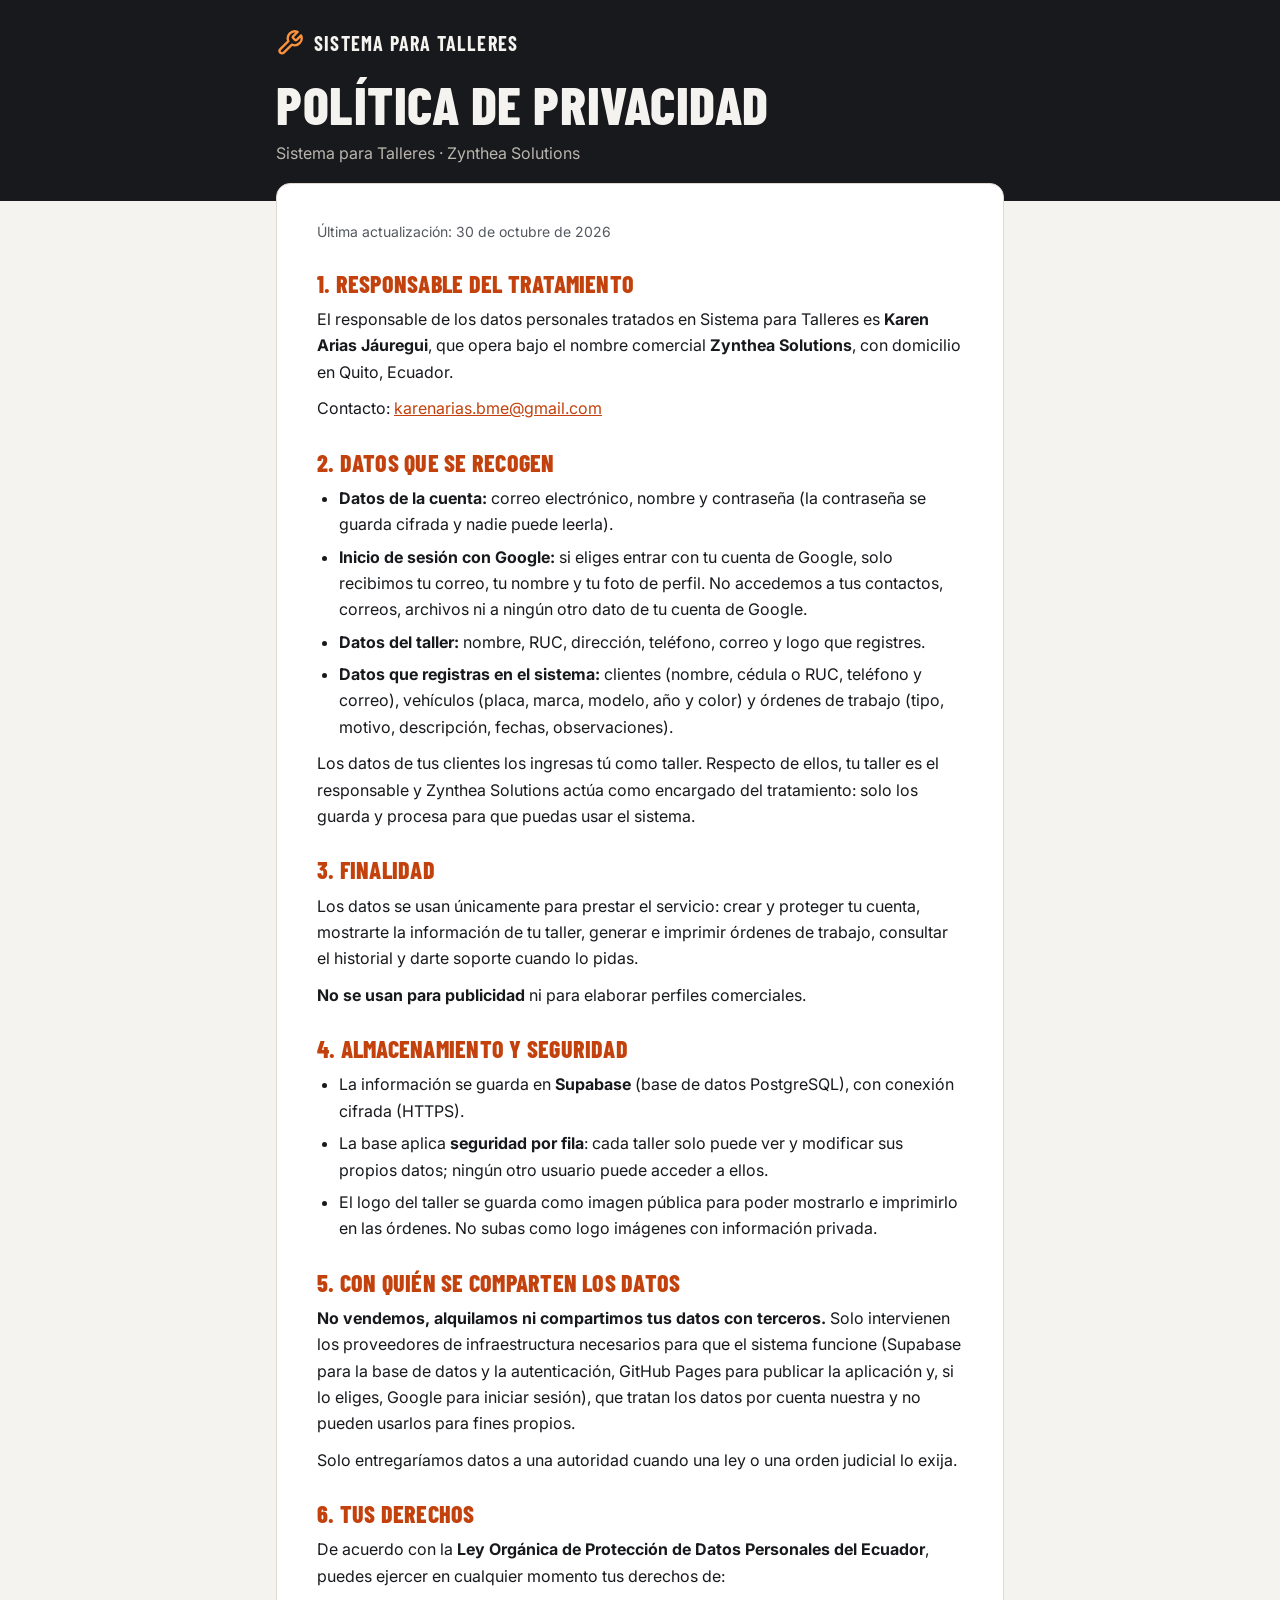
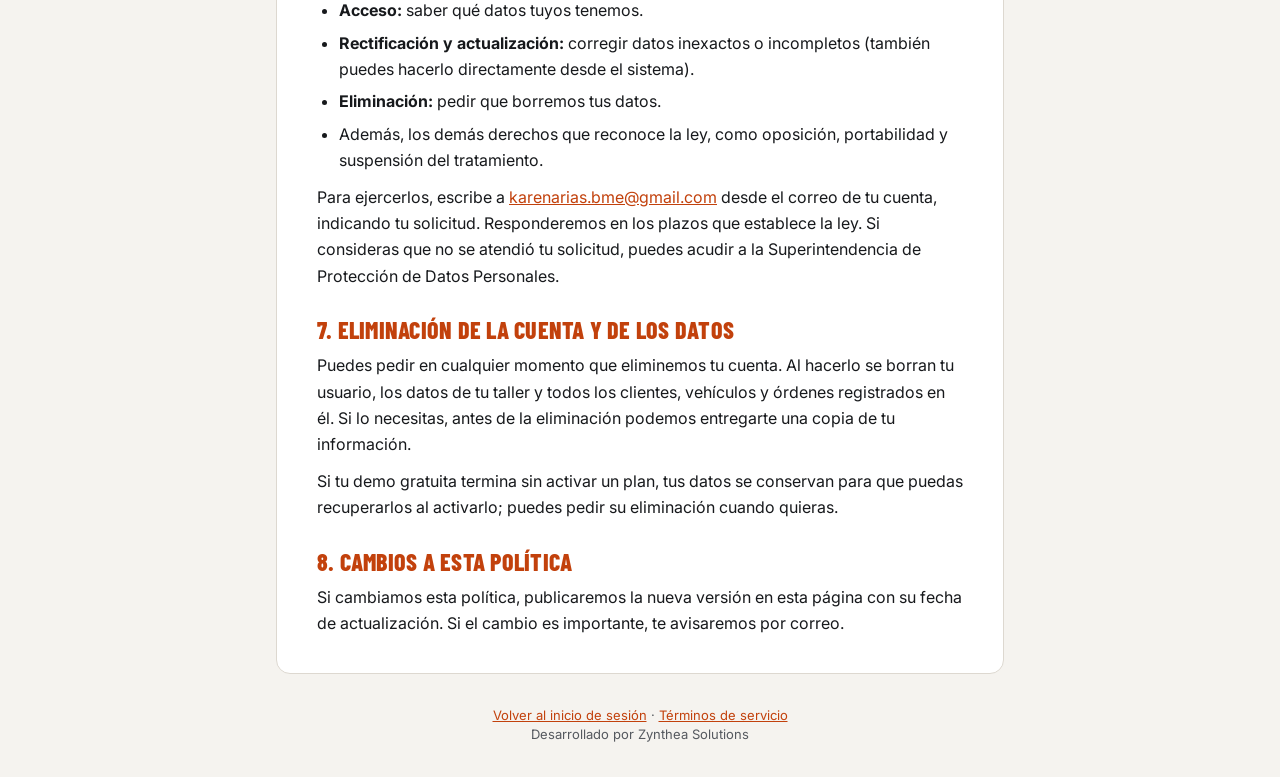
<file: privacidad.html>
<!doctype html>
<html lang="es">
<head>
<meta charset="utf-8">
<meta name="viewport" content="width=device-width, initial-scale=1">
<link rel="canonical" href="https://karenariasbme.github.io/zynthea-talleres/privacidad.html">
<link rel="icon" href="data:image/svg+xml,%3Csvg xmlns=%22http://www.w3.org/2000/svg%22 viewBox=%220 0 24 24%22%3E%3Crect width=%2224%22 height=%2224%22 rx=%225%22 fill=%22%2317191C%22/%3E%3Cpath transform=%22translate(2.4 2.4) scale(.8)%22 d=%22M14.7 6.3a1 1 0 0 0 0 1.4l1.6 1.6a1 1 0 0 0 1.4 0l3.8-3.8a6 6 0 0 1-7.9 7.9l-6.9 6.9a2.1 2.1 0 0 1-3-3l6.9-6.9a6 6 0 0 1 7.9-7.9z%22 fill=%22none%22 stroke=%22%23FB923C%22 stroke-width=%222.4%22 stroke-linecap=%22round%22 stroke-linejoin=%22round%22/%3E%3C/svg%3E">
<title>Política de privacidad · Sistema para Talleres</title>
<meta name="description" content="Política de privacidad de Sistema para Talleres · Zynthea Solutions: qué datos se recogen, para qué se usan, cómo se protegen y cómo ejercer tus derechos.">
<meta name="theme-color" content="#17191C">
<link rel="preconnect" href="https://fonts.googleapis.com">
<link rel="preconnect" href="https://fonts.gstatic.com" crossorigin>
<link rel="stylesheet" href="https://fonts.googleapis.com/css2?family=Barlow+Condensed:wght@700;800&family=Inter:wght@400;500;600;700&display=swap">
<link rel="stylesheet" href="css/styles.css">
</head>
<body>

<header class="legal-head">
  <div class="wrap-legal">
    <a class="brand" href="index.html">
      <svg class="brand-icon" viewBox="0 0 24 24" aria-hidden="true"><path d="M14.7 6.3a1 1 0 0 0 0 1.4l1.6 1.6a1 1 0 0 0 1.4 0l3.8-3.8a6 6 0 0 1-7.9 7.9l-6.9 6.9a2.1 2.1 0 0 1-3-3l6.9-6.9a6 6 0 0 1 7.9-7.9z"/></svg>
      <span>Sistema para Talleres</span>
    </a>
    <h1>Política de privacidad</h1>
    <p class="lead">Sistema para Talleres · Zynthea Solutions</p>
  </div>
</header>

<main class="wrap-legal">
  <article class="card legal">
    <p class="updated">Última actualización: 30 de octubre de 2026</p>

    <h2>1. Responsable del tratamiento</h2>
    <p>El responsable de los datos personales tratados en Sistema para Talleres es <b>Karen Arias Jáuregui</b>, que opera bajo el nombre comercial <b>Zynthea Solutions</b>, con domicilio en Quito, Ecuador.</p>
    <p>Contacto: <a href="mailto:karenarias.bme@gmail.com">karenarias.bme@gmail.com</a></p>

    <h2>2. Datos que se recogen</h2>
    <ul>
      <li><b>Datos de la cuenta:</b> correo electrónico, nombre y contraseña (la contraseña se guarda cifrada y nadie puede leerla).</li>
      <li><b>Inicio de sesión con Google:</b> si eliges entrar con tu cuenta de Google, solo recibimos tu correo, tu nombre y tu foto de perfil. No accedemos a tus contactos, correos, archivos ni a ningún otro dato de tu cuenta de Google.</li>
      <li><b>Datos del taller:</b> nombre, RUC, dirección, teléfono, correo y logo que registres.</li>
      <li><b>Datos que registras en el sistema:</b> clientes (nombre, cédula o RUC, teléfono y correo), vehículos (placa, marca, modelo, año y color) y órdenes de trabajo (tipo, motivo, descripción, fechas, observaciones).</li>
    </ul>
    <p>Los datos de tus clientes los ingresas tú como taller. Respecto de ellos, tu taller es el responsable y Zynthea Solutions actúa como encargado del tratamiento: solo los guarda y procesa para que puedas usar el sistema.</p>

    <h2>3. Finalidad</h2>
    <p>Los datos se usan únicamente para prestar el servicio: crear y proteger tu cuenta, mostrarte la información de tu taller, generar e imprimir órdenes de trabajo, consultar el historial y darte soporte cuando lo pidas.</p>
    <p><b>No se usan para publicidad</b> ni para elaborar perfiles comerciales.</p>

    <h2>4. Almacenamiento y seguridad</h2>
    <ul>
      <li>La información se guarda en <b>Supabase</b> (base de datos PostgreSQL), con conexión cifrada (HTTPS).</li>
      <li>La base aplica <b>seguridad por fila</b>: cada taller solo puede ver y modificar sus propios datos; ningún otro usuario puede acceder a ellos.</li>
      <li>El logo del taller se guarda como imagen pública para poder mostrarlo e imprimirlo en las órdenes. No subas como logo imágenes con información privada.</li>
    </ul>

    <h2>5. Con quién se comparten los datos</h2>
    <p><b>No vendemos, alquilamos ni compartimos tus datos con terceros.</b> Solo intervienen los proveedores de infraestructura necesarios para que el sistema funcione (Supabase para la base de datos y la autenticación, GitHub Pages para publicar la aplicación y, si lo eliges, Google para iniciar sesión), que tratan los datos por cuenta nuestra y no pueden usarlos para fines propios.</p>
    <p>Solo entregaríamos datos a una autoridad cuando una ley o una orden judicial lo exija.</p>

    <h2>6. Tus derechos</h2>
    <p>De acuerdo con la <b>Ley Orgánica de Protección de Datos Personales del Ecuador</b>, puedes ejercer en cualquier momento tus derechos de:</p>
    <ul>
      <li><b>Acceso:</b> saber qué datos tuyos tenemos.</li>
      <li><b>Rectificación y actualización:</b> corregir datos inexactos o incompletos (también puedes hacerlo directamente desde el sistema).</li>
      <li><b>Eliminación:</b> pedir que borremos tus datos.</li>
      <li>Además, los demás derechos que reconoce la ley, como oposición, portabilidad y suspensión del tratamiento.</li>
    </ul>
    <p>Para ejercerlos, escribe a <a href="mailto:karenarias.bme@gmail.com">karenarias.bme@gmail.com</a> desde el correo de tu cuenta, indicando tu solicitud. Responderemos en los plazos que establece la ley. Si consideras que no se atendió tu solicitud, puedes acudir a la Superintendencia de Protección de Datos Personales.</p>

    <h2>7. Eliminación de la cuenta y de los datos</h2>
    <p>Puedes pedir en cualquier momento que eliminemos tu cuenta. Al hacerlo se borran tu usuario, los datos de tu taller y todos los clientes, vehículos y órdenes registrados en él. Si lo necesitas, antes de la eliminación podemos entregarte una copia de tu información.</p>
    <p>Si tu demo gratuita termina sin activar un plan, tus datos se conservan para que puedas recuperarlos al activarlo; puedes pedir su eliminación cuando quieras.</p>

    <h2>8. Cambios a esta política</h2>
    <p>Si cambiamos esta política, publicaremos la nueva versión en esta página con su fecha de actualización. Si el cambio es importante, te avisaremos por correo.</p>
  </article>
</main>

<footer class="legal-foot">
  <a href="index.html">Volver al inicio de sesión</a> · <a href="terminos.html">Términos de servicio</a><br>
  Desarrollado por Zynthea Solutions
</footer>

</body>
</html>
</file>
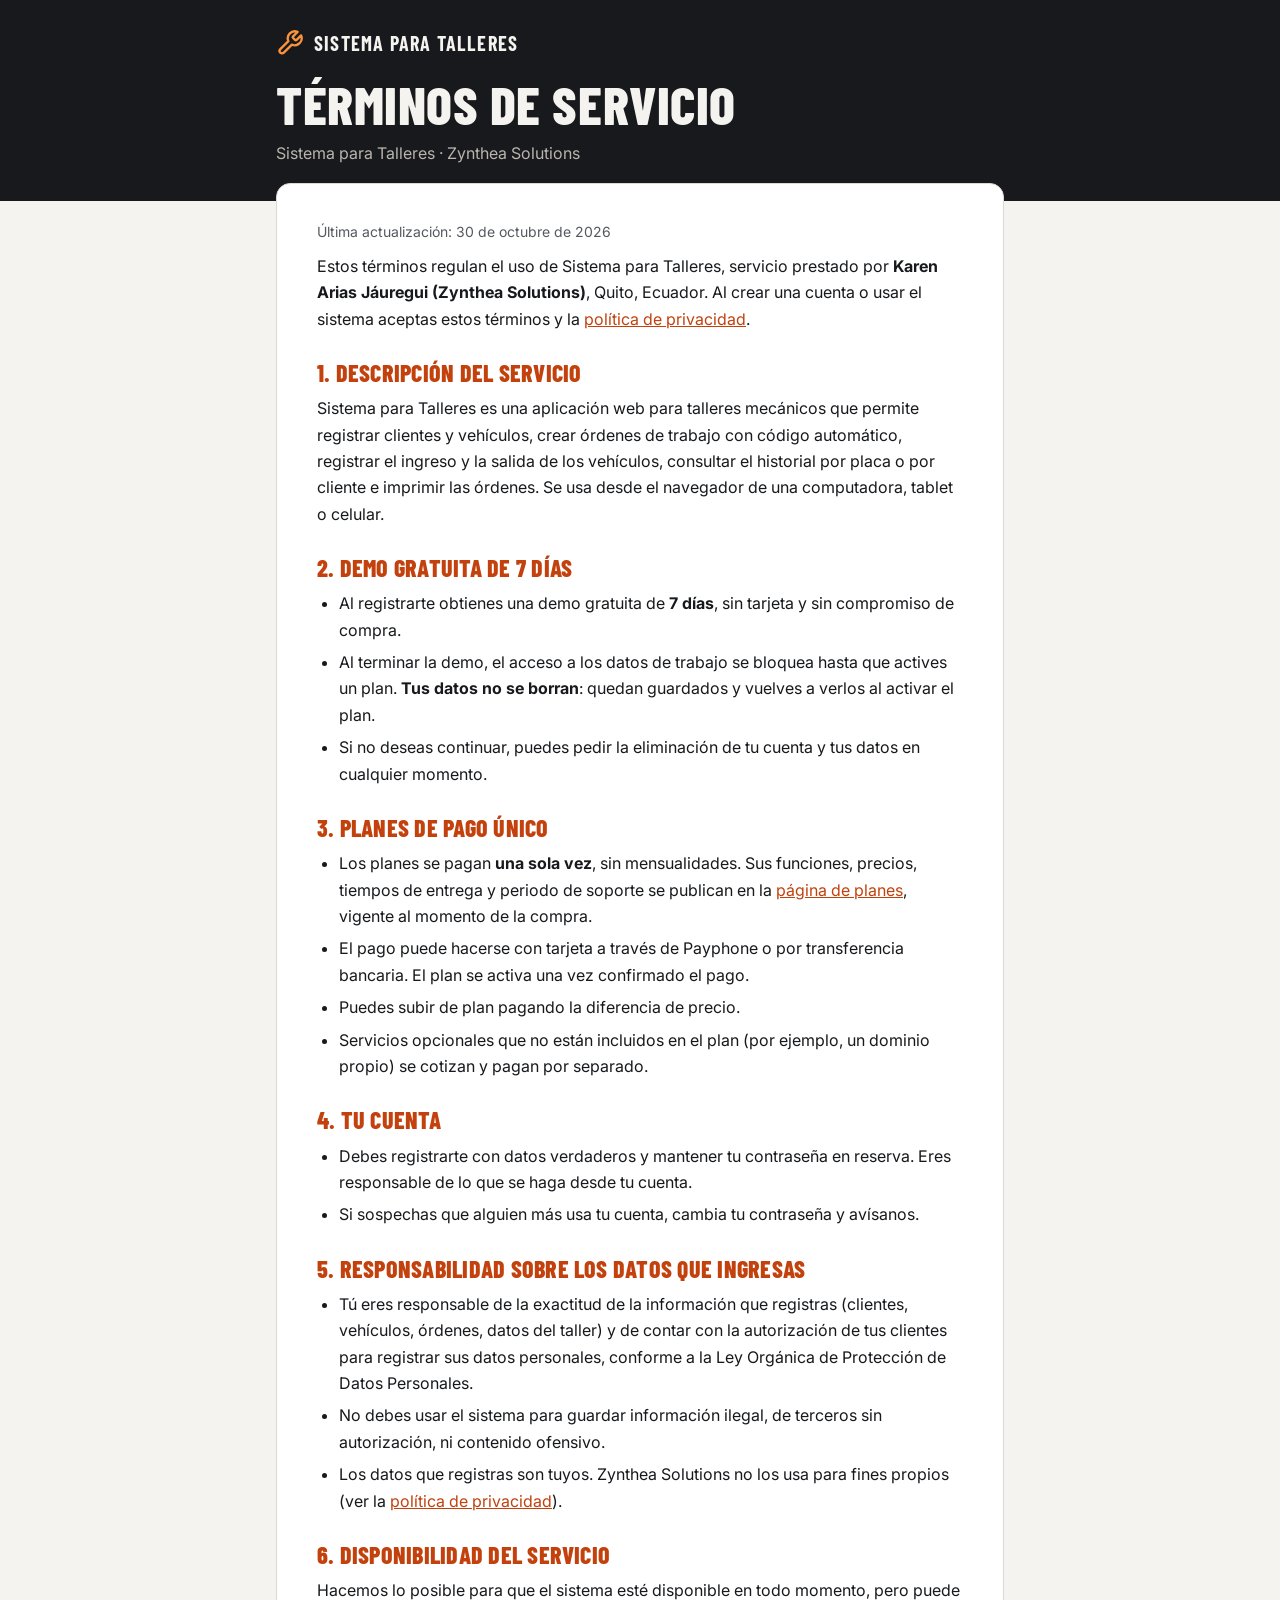
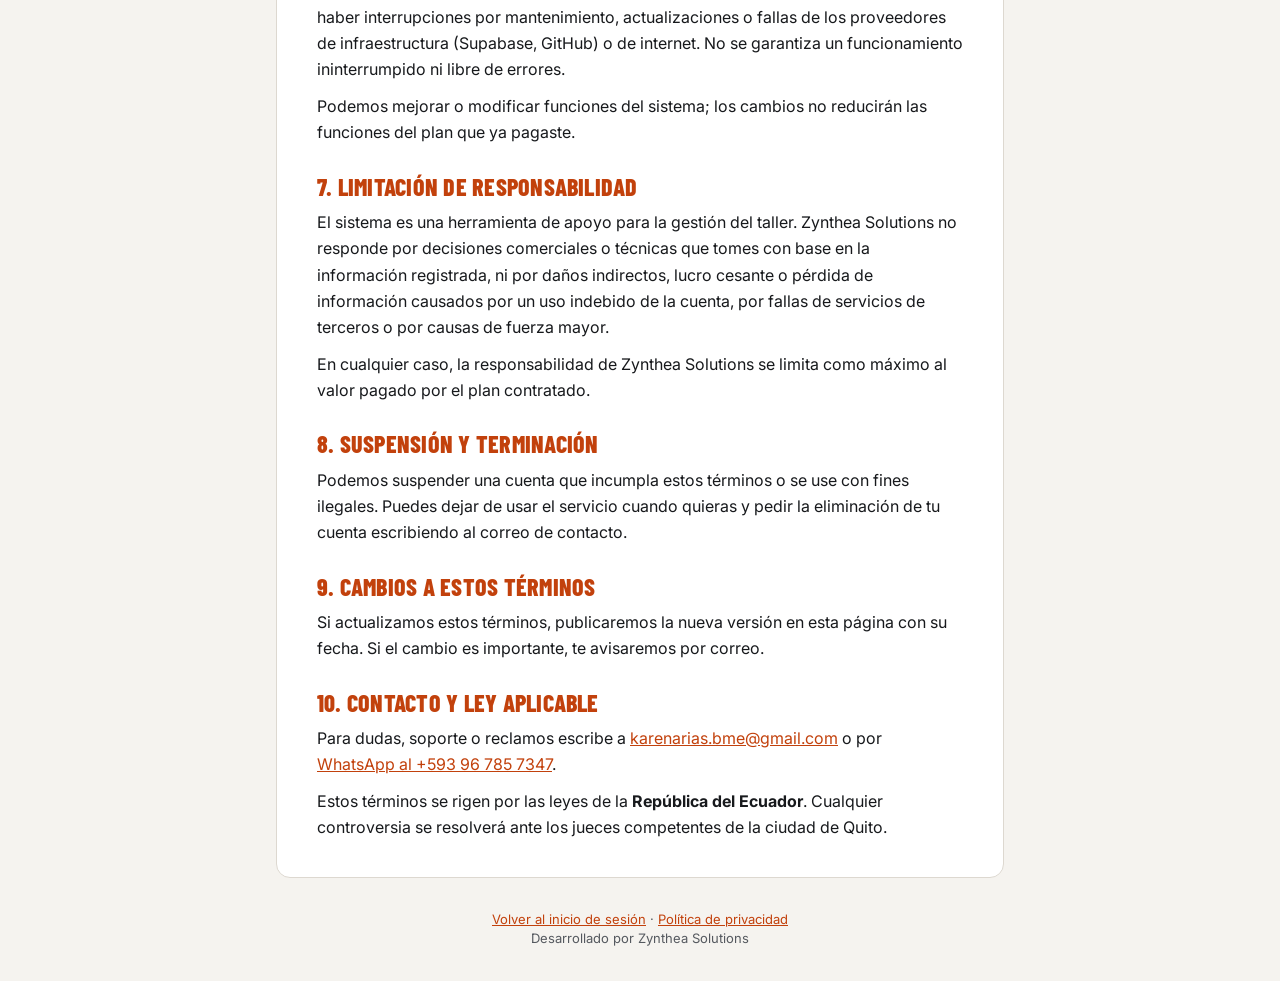
<file: terminos.html>
<!doctype html>
<html lang="es">
<head>
<meta charset="utf-8">
<meta name="viewport" content="width=device-width, initial-scale=1">
<link rel="canonical" href="https://karenariasbme.github.io/zynthea-talleres/terminos.html">
<link rel="icon" href="data:image/svg+xml,%3Csvg xmlns=%22http://www.w3.org/2000/svg%22 viewBox=%220 0 24 24%22%3E%3Crect width=%2224%22 height=%2224%22 rx=%225%22 fill=%22%2317191C%22/%3E%3Cpath transform=%22translate(2.4 2.4) scale(.8)%22 d=%22M14.7 6.3a1 1 0 0 0 0 1.4l1.6 1.6a1 1 0 0 0 1.4 0l3.8-3.8a6 6 0 0 1-7.9 7.9l-6.9 6.9a2.1 2.1 0 0 1-3-3l6.9-6.9a6 6 0 0 1 7.9-7.9z%22 fill=%22none%22 stroke=%22%23FB923C%22 stroke-width=%222.4%22 stroke-linecap=%22round%22 stroke-linejoin=%22round%22/%3E%3C/svg%3E">
<title>Términos de servicio · Sistema para Talleres</title>
<meta name="description" content="Términos de servicio de Sistema para Talleres · Zynthea Solutions: demo gratuita, planes de pago único, responsabilidades y ley aplicable.">
<meta name="theme-color" content="#17191C">
<link rel="preconnect" href="https://fonts.googleapis.com">
<link rel="preconnect" href="https://fonts.gstatic.com" crossorigin>
<link rel="stylesheet" href="https://fonts.googleapis.com/css2?family=Barlow+Condensed:wght@700;800&family=Inter:wght@400;500;600;700&display=swap">
<link rel="stylesheet" href="css/styles.css">
</head>
<body>

<header class="legal-head">
  <div class="wrap-legal">
    <a class="brand" href="index.html">
      <svg class="brand-icon" viewBox="0 0 24 24" aria-hidden="true"><path d="M14.7 6.3a1 1 0 0 0 0 1.4l1.6 1.6a1 1 0 0 0 1.4 0l3.8-3.8a6 6 0 0 1-7.9 7.9l-6.9 6.9a2.1 2.1 0 0 1-3-3l6.9-6.9a6 6 0 0 1 7.9-7.9z"/></svg>
      <span>Sistema para Talleres</span>
    </a>
    <h1>Términos de servicio</h1>
    <p class="lead">Sistema para Talleres · Zynthea Solutions</p>
  </div>
</header>

<main class="wrap-legal">
  <article class="card legal">
    <p class="updated">Última actualización: 30 de octubre de 2026</p>

    <p>Estos términos regulan el uso de Sistema para Talleres, servicio prestado por <b>Karen Arias Jáuregui (Zynthea Solutions)</b>, Quito, Ecuador. Al crear una cuenta o usar el sistema aceptas estos términos y la <a href="privacidad.html">política de privacidad</a>.</p>

    <h2>1. Descripción del servicio</h2>
    <p>Sistema para Talleres es una aplicación web para talleres mecánicos que permite registrar clientes y vehículos, crear órdenes de trabajo con código automático, registrar el ingreso y la salida de los vehículos, consultar el historial por placa o por cliente e imprimir las órdenes. Se usa desde el navegador de una computadora, tablet o celular.</p>

    <h2>2. Demo gratuita de 7 días</h2>
    <ul>
      <li>Al registrarte obtienes una demo gratuita de <b>7 días</b>, sin tarjeta y sin compromiso de compra.</li>
      <li>Al terminar la demo, el acceso a los datos de trabajo se bloquea hasta que actives un plan. <b>Tus datos no se borran</b>: quedan guardados y vuelves a verlos al activar el plan.</li>
      <li>Si no deseas continuar, puedes pedir la eliminación de tu cuenta y tus datos en cualquier momento.</li>
    </ul>

    <h2>3. Planes de pago único</h2>
    <ul>
      <li>Los planes se pagan <b>una sola vez</b>, sin mensualidades. Sus funciones, precios, tiempos de entrega y periodo de soporte se publican en la <a href="https://karenariasbme.github.io/KarenArias/talleres/#planes">página de planes</a>, vigente al momento de la compra.</li>
      <li>El pago puede hacerse con tarjeta a través de Payphone o por transferencia bancaria. El plan se activa una vez confirmado el pago.</li>
      <li>Puedes subir de plan pagando la diferencia de precio.</li>
      <li>Servicios opcionales que no están incluidos en el plan (por ejemplo, un dominio propio) se cotizan y pagan por separado.</li>
    </ul>

    <h2>4. Tu cuenta</h2>
    <ul>
      <li>Debes registrarte con datos verdaderos y mantener tu contraseña en reserva. Eres responsable de lo que se haga desde tu cuenta.</li>
      <li>Si sospechas que alguien más usa tu cuenta, cambia tu contraseña y avísanos.</li>
    </ul>

    <h2>5. Responsabilidad sobre los datos que ingresas</h2>
    <ul>
      <li>Tú eres responsable de la exactitud de la información que registras (clientes, vehículos, órdenes, datos del taller) y de contar con la autorización de tus clientes para registrar sus datos personales, conforme a la Ley Orgánica de Protección de Datos Personales.</li>
      <li>No debes usar el sistema para guardar información ilegal, de terceros sin autorización, ni contenido ofensivo.</li>
      <li>Los datos que registras son tuyos. Zynthea Solutions no los usa para fines propios (ver la <a href="privacidad.html">política de privacidad</a>).</li>
    </ul>

    <h2>6. Disponibilidad del servicio</h2>
    <p>Hacemos lo posible para que el sistema esté disponible en todo momento, pero puede haber interrupciones por mantenimiento, actualizaciones o fallas de los proveedores de infraestructura (Supabase, GitHub) o de internet. No se garantiza un funcionamiento ininterrumpido ni libre de errores.</p>
    <p>Podemos mejorar o modificar funciones del sistema; los cambios no reducirán las funciones del plan que ya pagaste.</p>

    <h2>7. Limitación de responsabilidad</h2>
    <p>El sistema es una herramienta de apoyo para la gestión del taller. Zynthea Solutions no responde por decisiones comerciales o técnicas que tomes con base en la información registrada, ni por daños indirectos, lucro cesante o pérdida de información causados por un uso indebido de la cuenta, por fallas de servicios de terceros o por causas de fuerza mayor.</p>
    <p>En cualquier caso, la responsabilidad de Zynthea Solutions se limita como máximo al valor pagado por el plan contratado.</p>

    <h2>8. Suspensión y terminación</h2>
    <p>Podemos suspender una cuenta que incumpla estos términos o se use con fines ilegales. Puedes dejar de usar el servicio cuando quieras y pedir la eliminación de tu cuenta escribiendo al correo de contacto.</p>

    <h2>9. Cambios a estos términos</h2>
    <p>Si actualizamos estos términos, publicaremos la nueva versión en esta página con su fecha. Si el cambio es importante, te avisaremos por correo.</p>

    <h2>10. Contacto y ley aplicable</h2>
    <p>Para dudas, soporte o reclamos escribe a <a href="mailto:karenarias.bme@gmail.com">karenarias.bme@gmail.com</a> o por <a href="https://wa.me/593967857347" target="_blank" rel="noopener">WhatsApp al +593 96 785 7347</a>.</p>
    <p>Estos términos se rigen por las leyes de la <b>República del Ecuador</b>. Cualquier controversia se resolverá ante los jueces competentes de la ciudad de Quito.</p>
  </article>
</main>

<footer class="legal-foot">
  <a href="index.html">Volver al inicio de sesión</a> · <a href="privacidad.html">Política de privacidad</a><br>
  Desarrollado por Zynthea Solutions
</footer>

</body>
</html>
</file>
<file: css/styles.css>
/* =====================================================================
   Sistema para Talleres — paleta "taller mecánico"
   Mobile-first. Grafito + naranja, contenido sobre fondo claro.
   ===================================================================== */
:root {
  --dark: #17191C;          /* fondo oscuro grafito */
  --surface: #23262B;       /* superficie oscura */
  --surface-line: #3A3E45;
  --bg: #F5F3EF;            /* fondo claro */
  --card: #FFFFFF;
  --line: #DDD8D0;

  --accent: #C2410C;        /* naranja: botones y acentos sobre claro */
  --accent-hover: #9A3412;
  --accent-light: #FB923C;  /* naranja claro: acentos sobre oscuro */
  --accent-soft: #FFF1E6;

  --ink: #17191C;           /* texto sobre claro */
  --ink-inv: #F5F3EF;       /* texto sobre oscuro */
  --muted: #55595F;         /* texto secundario sobre claro */
  --muted-inv: #B9B5AE;     /* texto secundario sobre oscuro */

  --ok: #15803D;            /* entregada */
  --danger: #B42318;

  --font-d: "Barlow Condensed", "Arial Narrow", sans-serif;
  --font-b: "Inter", system-ui, -apple-system, "Segoe UI", sans-serif;
  --font-m: ui-monospace, "SF Mono", Menlo, Consolas, monospace;
  --radius: 14px;
  --nav-h: 64px;
}

* { box-sizing: border-box; }
html { -webkit-text-size-adjust: 100%; }
body {
  margin: 0;
  background: var(--bg);
  color: var(--ink);
  font-family: var(--font-b);
  font-size: 16px;
  line-height: 1.5;
  -webkit-font-smoothing: antialiased;
}
a { color: var(--accent); }
a:hover { color: var(--accent-hover); }
h1, h2, h3 { font-family: var(--font-d); font-weight: 800; text-transform: uppercase; line-height: 1.05; margin: 0; letter-spacing: .01em; }
p { margin: 0; }
[hidden] { display: none !important; }
.sr-only { position: absolute; width: 1px; height: 1px; overflow: hidden; clip: rect(0 0 0 0); white-space: nowrap; }

/* ---------- Tarjetas ---------- */
.card { background: var(--card); color: var(--ink); border: 1px solid var(--line); border-radius: var(--radius); padding: 20px; }
.card h2 { font-size: 24px; }
.card h3 { font-size: 17px; font-weight: 700; color: var(--muted); letter-spacing: .06em; }
.muted, .note { color: var(--muted); font-size: 14px; }
.stack { display: flex; flex-direction: column; gap: 14px; }
.stack-lg { display: flex; flex-direction: column; gap: 18px; }
.stack > div:empty, .stack-lg > div:empty { display: none; } /* avisos vacíos no dejan hueco */
.row { display: flex; gap: 10px; align-items: stretch; }
.row .input { flex: 1; min-width: 0; }
.cols { display: grid; grid-template-columns: 1fr; gap: 14px; }
@media (min-width: 560px) { .cols { grid-template-columns: 1fr 1fr; } }

/* ---------- Formularios ---------- */
.field { display: flex; flex-direction: column; gap: 6px; }
.field-label { font-size: 14px; font-weight: 600; }
.field small { font-size: 13px; color: var(--muted); }
.input {
  width: 100%; min-height: 46px; padding: 10px 12px;
  border: 1.5px solid var(--line); border-radius: 10px;
  background: var(--card); color: var(--ink);
  font: inherit; font-size: 16px; /* evita el zoom automático en iPhone */
}
textarea.input { resize: vertical; min-height: 84px; }
.input:focus { outline: none; border-color: var(--accent); box-shadow: 0 0 0 3px rgba(194, 65, 12, .18); }
.plate-input { font-family: var(--font-m); text-transform: uppercase; letter-spacing: .08em; font-weight: 600; }

.segmented { display: flex; flex-wrap: wrap; gap: 8px; }
.segmented label {
  flex: 1 1 140px; display: flex; align-items: center; gap: 8px;
  min-height: 46px; padding: 10px 14px;
  border: 1.5px solid var(--line); border-radius: 10px;
  background: var(--card); cursor: pointer; font-weight: 600;
}
.segmented input { accent-color: var(--accent); width: 18px; height: 18px; margin: 0; }
.segmented label:has(input:checked) { border-color: var(--accent); background: var(--accent-soft); }

/* ---------- Botones ---------- */
.btn {
  display: inline-flex; align-items: center; justify-content: center; gap: 6px;
  min-height: 46px; padding: 10px 18px;
  border: 1.5px solid transparent; border-radius: 10px;
  font: 700 15px var(--font-b); text-decoration: none; cursor: pointer; white-space: nowrap;
  transition: background .15s, border-color .15s, transform .1s;
}
.btn:active { transform: translateY(1px); }
.btn:disabled, .btn.disabled { opacity: .6; cursor: wait; pointer-events: none; }
.btn.primary { background: var(--accent); color: #fff; }
.btn.primary:hover { background: var(--accent-hover); color: #fff; }
.btn.light { background: var(--accent-light); color: var(--dark); }
.btn.light:hover { background: #FDBA74; color: var(--dark); }
.btn.ghost { background: var(--card); border-color: var(--line); color: var(--ink); }
.btn.ghost:hover { border-color: var(--muted); color: var(--ink); }
.btn.ghost-dark { background: transparent; border-color: var(--surface-line); color: var(--ink-inv); }
.btn.ghost-dark:hover { border-color: var(--muted-inv); color: var(--ink-inv); }
.btn.danger { background: var(--card); border-color: #F1C6C1; color: var(--danger); }
.btn.danger:hover { background: #FDECEA; color: var(--danger); }
.btn.whatsapp { background: #25D366; color: #06331A; }
.btn.small { min-height: 38px; padding: 6px 12px; font-size: 14px; }
.btn.block { width: 100%; }
.link { background: none; border: 0; padding: 6px 0; color: var(--accent); font: 600 14px var(--font-b); text-decoration: underline; cursor: pointer; align-self: center; }
.link.light { color: var(--accent-light); }
.switch-mode { text-align: center; border-top: 1px solid var(--line); padding-top: 12px; }
.switch-mode .link { padding: 0; }
.actions { display: flex; flex-wrap: wrap; gap: 10px; }

/* ---------- Mensajes ---------- */
.msg { font-size: 14px; padding: 10px 12px; border-radius: 8px; }
.msg.error { background: #FDECEA; color: #7A1A12; }
.msg.ok { background: #E7F6EC; color: #14532D; }
.msg.warn { background: var(--accent-soft); color: #7C2D12; }
.msg a { font-weight: 700; }
.toast {
  position: fixed; left: 50%; bottom: calc(var(--nav-h) + 16px); z-index: 100;
  transform: translate(-50%, 20px); opacity: 0; pointer-events: none; max-width: calc(100% - 32px);
  background: var(--dark); color: var(--ink-inv); padding: 12px 18px; border-radius: 10px; font-size: 15px;
  box-shadow: 0 8px 24px rgba(0, 0, 0, .3); transition: opacity .2s, transform .2s;
}
.toast.show { opacity: 1; transform: translate(-50%, 0); }
.toast.error { background: #7A1A12; }

/* ---------- Estados ---------- */
.state { display: flex; flex-direction: column; align-items: center; gap: 12px; text-align: center; padding: 32px 16px; color: var(--muted); }
.state.empty { border: 1.5px dashed var(--line); border-radius: var(--radius); }
.state.error { color: #7A1A12; border: 1.5px solid #F1C6C1; border-radius: var(--radius); background: #FDECEA; }
.spinner { width: 26px; height: 26px; border-radius: 50%; border: 3px solid var(--line); border-top-color: var(--accent); animation: spin .8s linear infinite; }
@keyframes spin { to { transform: rotate(360deg); } }
.splash { min-height: 100vh; display: flex; flex-direction: column; align-items: center; justify-content: center; gap: 14px; padding: 24px; text-align: center; color: var(--muted); }

/* ---------- Login / registro ---------- */
.auth-page { background: var(--dark); color: var(--ink-inv); }
.auth { max-width: 440px; margin: 0 auto; padding: 32px 16px 40px; display: flex; flex-direction: column; gap: 14px; }
.brand { display: flex; align-items: center; gap: 10px; font-family: var(--font-d); font-weight: 700; font-size: 20px; text-transform: uppercase; letter-spacing: .06em; }
.brand-icon { width: 28px; height: 28px; fill: none; stroke: var(--accent-light); stroke-width: 2; stroke-linecap: round; stroke-linejoin: round; }
.auth h1 { font-size: clamp(38px, 11vw, 52px); margin-top: 14px; }
.auth .lead { color: var(--muted-inv); font-size: 17px; }
.auth-card { margin-top: 10px; display: flex; flex-direction: column; gap: 16px; border: 0; }
.auth-card h2 { font-size: 26px; }
.tabs { display: grid; grid-template-columns: 1fr 1fr; gap: 4px; padding: 4px; background: #EEEAE3; border-radius: 10px; }
.tabs button { min-height: 44px; border: 0; border-radius: 8px; background: transparent; font: 600 14px var(--font-b); color: var(--muted); cursor: pointer; }
.tabs button[aria-selected="true"] { background: var(--card); color: var(--accent); box-shadow: 0 1px 4px rgba(0, 0, 0, .12); }
/* Botón de Google según sus guías de marca: fondo blanco, borde gris, texto oscuro, logo "G" a color */
.btn-google {
  display: flex; align-items: center; justify-content: center; gap: 12px; width: 100%;
  min-height: 46px; padding: 10px 16px; border: 1px solid #747775; border-radius: 10px;
  background: #FFFFFF; color: #1F1F1F; font: 600 15px var(--font-b); cursor: pointer;
}
.btn-google svg { width: 20px; height: 20px; flex-shrink: 0; }
.btn-google:hover { background: #F8F9FA; }
.btn-google:focus-visible { outline: 3px solid rgba(194, 65, 12, .35); outline-offset: 2px; }
.btn-google:disabled { opacity: .6; cursor: wait; }
.divider { display: flex; align-items: center; gap: 12px; color: var(--muted); font-size: 14px; }
.divider::before, .divider::after { content: ""; flex: 1; height: 1px; background: var(--line); }
.auth-foot { text-align: center; font-size: 14px; color: var(--muted-inv); }
.auth-foot a { color: var(--accent-light); }
.foot-credit { text-align: center; font-size: 12px; color: var(--muted-inv); opacity: .8; }

/* ---------- Logo del taller ---------- */
.logo { display: inline-flex; align-items: center; justify-content: center; flex-shrink: 0; }
img.logo { object-fit: contain; background: #fff; border-radius: 8px; }
.logo.initials {
  border-radius: 50%; background: var(--accent); color: #fff;
  font-family: var(--font-d); font-weight: 800; letter-spacing: .02em;
  -webkit-print-color-adjust: exact; print-color-adjust: exact;
}
.logo.sm { width: 36px; height: 36px; font-size: 16px; }
.logo.lg { width: 96px; height: 96px; font-size: 38px; }
.logo.doc { width: 72px; height: 72px; font-size: 28px; }
img.logo.sm { padding: 2px; }
/* Marco del logo (logo.js): círculo del color del fondo del logo; rectángulo redondeado si es muy ancho */
.logo.marco {
  border-radius: 50%; background: #fff; overflow: hidden; box-shadow: inset 0 0 0 1px rgba(0, 0, 0, .1);
  -webkit-print-color-adjust: exact; print-color-adjust: exact;
}
.logo.marco.con-fondo { box-shadow: none; }
.logo.marco .logo-img { width: 100%; height: 100%; object-fit: contain; padding: 12%; display: block; }
.logo.marco.ancho { border-radius: 10px; }
.logo.marco.ancho .logo-img { padding: 6% 8%; }
.logo.marco.sm.ancho { width: 72px; }
.logo.marco.lg.ancho { width: 200px; }
.logo.marco.doc.ancho { width: 160px; }

/* ---------- Estructura de la app ---------- */
.shell { min-height: 100vh; }
.main-col { min-width: 0; min-height: 100vh; display: flex; flex-direction: column; padding-bottom: calc(var(--nav-h) + env(safe-area-inset-bottom)); }
.topbar { position: sticky; top: 0; z-index: 30; background: var(--dark); color: var(--ink-inv); }
.topbar-row { display: flex; align-items: center; gap: 10px; padding: 10px 16px; }
.top-brand { flex: 1; min-width: 0; display: flex; align-items: center; gap: 10px; color: var(--ink-inv); text-decoration: none; }
.top-brand:hover { color: var(--ink-inv); }
.taller-name { min-width: 0; font-family: var(--font-d); font-weight: 700; font-size: 21px; text-transform: uppercase; letter-spacing: .02em; white-space: nowrap; overflow: hidden; text-overflow: ellipsis; }
.banner {
  display: flex; flex-wrap: wrap; justify-content: space-between; gap: 4px 12px;
  padding: 8px 16px; font-size: 13.5px; font-weight: 500;
  background: var(--surface); color: var(--ink-inv); border-top: 1px solid var(--surface-line);
}
.banner a { color: var(--accent-light); font-weight: 700; text-decoration: none; }
.banner.warn { background: #4A2410; }
.view { flex: 1; padding: 20px 16px; max-width: 1040px; width: 100%; outline: none; }
.page { display: flex; flex-direction: column; gap: 18px; }
.page-head { display: flex; flex-wrap: wrap; align-items: flex-end; justify-content: space-between; gap: 12px; }
.page-head h1 { font-size: 34px; }
.page-head .sub { color: var(--muted); font-size: 14px; margin-top: 4px; }
.app-foot { padding: 8px 16px 20px; text-align: center; font-size: 12px; color: var(--muted); }

/* Navegación: barra inferior en celular */
.sidenav {
  position: fixed; left: 0; right: 0; bottom: 0; z-index: 40;
  display: grid; grid-template-columns: repeat(6, 1fr);
  height: calc(var(--nav-h) + env(safe-area-inset-bottom));
  padding-bottom: env(safe-area-inset-bottom);
  background: var(--dark); border-top: 1px solid var(--surface-line);
}
.side-brand { display: none; }
.sidenav a {
  display: flex; flex-direction: column; align-items: center; justify-content: center; gap: 3px;
  min-width: 0; text-decoration: none; color: var(--muted-inv); font-size: 11px; font-weight: 600;
}
.sidenav a span { white-space: nowrap; overflow: hidden; text-overflow: ellipsis; max-width: 100%; }
.sidenav svg { width: 24px; height: 24px; fill: none; stroke: currentColor; stroke-width: 1.8; stroke-linecap: round; stroke-linejoin: round; }
.sidenav a[aria-current="page"] { color: var(--accent-light); }
.lbl-long { display: none; }

/* Escritorio: menú lateral */
@media (min-width: 900px) {
  .shell:not([hidden]) {
    display: grid; grid-template-columns: 248px 1fr;
    /* el fondo de la columna del menú llega hasta el final aunque la página sea larga */
    background: linear-gradient(to right, var(--surface) 248px, transparent 248px);
  }
  .sidenav {
    position: sticky; top: 0; height: 100vh; padding: 18px 14px;
    display: flex; flex-direction: column; gap: 4px;
    background: var(--surface); border-top: 0;
  }
  .side-brand { display: flex; align-items: center; gap: 10px; padding: 4px 8px 22px; min-width: 0; }
  .side-brand > div { min-width: 0; }
  .side-brand b { display: block; font-family: var(--font-d); font-size: 19px; line-height: 1.1; text-transform: uppercase; letter-spacing: .04em; color: var(--ink-inv); }
  .sidenav a { flex-direction: row; justify-content: flex-start; gap: 12px; padding: 11px 12px; border-radius: 10px; font-size: 15px; }
  .sidenav a:hover { background: rgba(255, 255, 255, .06); color: var(--ink-inv); }
  .sidenav a[aria-current="page"] { background: rgba(251, 146, 60, .14); }
  .lbl-long { display: inline; }
  .lbl-short { display: none; }
  .main-col { padding-bottom: 0; }
  .topbar-row { padding: 12px 28px; }
  .banner { padding: 8px 28px; }
  .view { padding: 28px; }
  .toast { bottom: 24px; }
}

/* ---------- Listas y tarjetas de datos ---------- */
.section-block { display: flex; flex-direction: column; gap: 12px; }
.block-title { font-size: 24px; display: flex; align-items: center; gap: 8px; }
.count { font-family: var(--font-b); font-size: 13px; font-weight: 700; background: var(--accent); color: #fff; padding: 1px 9px; border-radius: 999px; }
.grid { display: grid; grid-template-columns: 1fr; gap: 12px; }
@media (min-width: 680px) { .grid { grid-template-columns: repeat(2, 1fr); } }
.list { display: flex; flex-direction: column; gap: 10px; }

.ot-card { padding: 0; display: flex; flex-direction: column; overflow: hidden; }
.ot-link { display: flex; flex-direction: column; gap: 6px; padding: 16px 18px; text-decoration: none; color: var(--ink); }
.ot-link:hover { background: #FBFAF7; color: var(--ink); }
.ot-top { display: flex; align-items: center; justify-content: space-between; gap: 8px; }
.ot-code { font-family: var(--font-m); font-weight: 700; font-size: 15px; color: var(--accent); }
.ot-plate { display: flex; flex-wrap: wrap; align-items: center; gap: 8px; font-weight: 600; }
.ot-motivo { font-size: 15px; }
.ot-meta { font-size: 13px; color: var(--muted); }
.ot-close { margin: 0 18px 16px; align-self: flex-start; }
/* Estados con contraste AA: texto blanco sobre naranja (5,2:1) y sobre verde (5,0:1) */
.badge { font-size: 11.5px; font-weight: 700; text-transform: uppercase; letter-spacing: .06em; padding: 3px 10px; border-radius: 999px; white-space: nowrap; color: #fff; -webkit-print-color-adjust: exact; print-color-adjust: exact; }
.badge.open { background: var(--accent); }
.badge.closed { background: var(--ok); }
.plate {
  display: inline-block; font-family: var(--font-m); font-weight: 700; letter-spacing: .06em;
  background: #fff; color: var(--ink); border: 1.5px solid var(--ink);
  border-radius: 5px; padding: 1px 8px; font-size: 14px; white-space: nowrap;
}
.plate.big { font-size: 18px; padding: 4px 10px; }

.item { display: flex; flex-wrap: wrap; align-items: center; gap: 12px; padding: 14px 16px; }
.item-main { flex: 1 1 180px; min-width: 0; overflow-wrap: anywhere; }
.item-actions { display: flex; gap: 8px; flex-wrap: wrap; }
.veh-summary { display: flex; flex-wrap: wrap; align-items: center; gap: 14px; overflow-wrap: anywhere; }

/* ---------- Buscador global ---------- */
.search-card { display: flex; flex-direction: column; gap: 8px; }
.search-results { display: flex; flex-direction: column; gap: 8px; }
.search-results:empty { display: none; }
.result {
  display: flex; align-items: center; gap: 12px; padding: 12px 14px;
  background: var(--card); border: 1px solid var(--line); border-radius: 10px;
  color: var(--ink); text-decoration: none;
}
a.result:hover { border-color: var(--accent); color: var(--ink); }
button.result { width: 100%; text-align: left; font: inherit; cursor: pointer; }
button.result:hover { border-color: var(--accent); }
.result-main { flex: 1; min-width: 0; display: flex; flex-direction: column; overflow-wrap: anywhere; }
.result-go { color: var(--accent); font-weight: 700; }
.result.disabled { background: transparent; }

/* ---------- Nueva orden: bloques bloqueados y vehículos del cliente ---------- */
.locked-block {
  display: flex; flex-wrap: wrap; align-items: center; justify-content: space-between; gap: 12px;
  padding: 14px; background: var(--accent-soft); border: 1.5px solid #F6C9A8; border-radius: 10px;
}
.locked-info { display: flex; flex-wrap: wrap; align-items: center; gap: 4px 12px; min-width: 0; overflow-wrap: anywhere; }
.locked-info .muted { flex-basis: 100%; }
.chips { display: flex; flex-wrap: wrap; gap: 8px; }
.chip {
  display: inline-flex; align-items: center; gap: 6px; min-height: 40px; padding: 6px 12px;
  border: 1.5px solid var(--line); border-radius: 999px; background: var(--card);
  font: 600 14px var(--font-b); color: var(--ink); cursor: pointer;
}
.chip:hover { border-color: var(--accent); }
.stack-sm { display: flex; flex-direction: column; align-items: flex-start; gap: 8px; }
.doc-obs { white-space: pre-wrap; font-size: 15px; }

/* ---------- Orden creada ---------- */
.success { text-align: center; align-items: center; }
.eyebrow { font-family: var(--font-d); font-weight: 700; font-size: 18px; letter-spacing: .1em; text-transform: uppercase; color: var(--accent); }
.big-code { font-family: var(--font-m); font-size: clamp(40px, 12vw, 64px); font-weight: 700; color: var(--ink); line-height: 1.1; }
.success .actions { justify-content: center; }

/* ---------- Documento de la orden (imprimible) ---------- */
.print-doc { display: flex; flex-direction: column; gap: 20px; overflow-wrap: anywhere; }
.doc-head { display: flex; flex-wrap: wrap; justify-content: space-between; align-items: flex-start; gap: 14px; border-bottom: 3px solid var(--ink); padding-bottom: 14px; }
.doc-brand { display: flex; gap: 14px; align-items: center; min-width: 0; }
.doc-taller { font-family: var(--font-d); font-size: 26px; font-weight: 800; text-transform: uppercase; line-height: 1.05; }
.doc-line { font-size: 13.5px; color: var(--muted); }
.doc-code { display: flex; flex-direction: column; align-items: flex-start; gap: 4px; }
@media (min-width: 640px) { .doc-code { align-items: flex-end; } }
.doc-kind { font-family: var(--font-d); font-weight: 700; font-size: 15px; text-transform: uppercase; letter-spacing: .08em; color: var(--muted); }
.doc-num { font-family: var(--font-m); font-size: 26px; font-weight: 700; }
.doc-cols { display: grid; grid-template-columns: 1fr; gap: 20px; }
@media (min-width: 640px) { .doc-cols { grid-template-columns: 1fr 1fr; } }
.print-doc h3 { margin-bottom: 8px; color: var(--accent); }
.print-doc dl, .hist-body { margin: 0; display: flex; flex-direction: column; gap: 8px; }
.dato { display: grid; grid-template-columns: 130px 1fr; gap: 10px; font-size: 15px; }
.dato dt { color: var(--muted); font-size: 14px; }
.dato dd { margin: 0; white-space: pre-wrap; overflow-wrap: anywhere; }
.doc-foot { display: grid; grid-template-columns: 1fr 1fr; gap: 24px; margin-top: 28px; }
.firma { border-top: 1px solid var(--ink); padding-top: 6px; text-align: center; font-size: 13px; color: var(--muted); }
.doc-gen { font-size: 11.5px; color: var(--muted); text-align: center; }
.compact { gap: 6px; padding: 14px 18px; }

/* ---------- Historial ---------- */
.hist { display: flex; flex-direction: column; gap: 12px; }
.hist-head { display: flex; flex-wrap: wrap; align-items: center; gap: 14px; padding-bottom: 12px; border-bottom: 1px solid var(--line); overflow-wrap: anywhere; }
.hist-item { border: 1px solid var(--line); border-radius: 10px; background: #FBFAF7; }
.hist-item summary { display: flex; flex-wrap: wrap; align-items: center; gap: 6px 12px; padding: 12px 14px; cursor: pointer; list-style: none; }
.hist-item summary::-webkit-details-marker { display: none; }
.hist-item summary::before { content: "+"; font-weight: 700; color: var(--accent); width: 12px; }
.hist-item[open] summary::before { content: "–"; }
.hist-date { font-size: 14px; color: var(--muted); }
.hist-motivo { flex-basis: 100%; padding-left: 24px; font-size: 15px; }
.hist-body { padding: 4px 14px 12px 38px; }
.hist-item .actions { padding: 0 14px 14px 38px; }

/* ---------- Mi taller ---------- */
.settings { display: grid; grid-template-columns: 1fr; gap: 16px; align-items: start; }
@media (min-width: 900px) { .settings { grid-template-columns: 1fr 1fr; } }
.logo-preview { display: flex; align-items: center; gap: 16px; padding: 14px; background: var(--bg); border-radius: 10px; }
.plan-row { display: flex; flex-wrap: wrap; align-items: center; gap: 10px; }
.plan-name { font-family: var(--font-d); font-weight: 800; font-size: 30px; text-transform: uppercase; }

/* ---------- Ventana (dialog) ---------- */
.dlg { width: min(560px, calc(100% - 24px)); max-height: calc(100% - 24px); padding: 0; border: 0; border-radius: var(--radius); background: var(--card); color: var(--ink); }
.dlg::backdrop { background: rgba(23, 25, 28, .65); }
.dialog-form { display: flex; flex-direction: column; gap: 16px; padding: 22px 20px; }
.dialog-form h2 { font-size: 26px; }
.dialog-form .actions { justify-content: flex-end; }

/* ---------- Demo vencida ---------- */
.locked { min-height: 100vh; display: flex; align-items: center; justify-content: center; padding: 24px 16px; background: var(--dark); }
.locked-card { max-width: 440px; width: 100%; display: flex; flex-direction: column; gap: 14px; text-align: center; align-items: center; padding: 32px 24px; border: 0; }
.locked-card h1 { font-size: 36px; }
.locked-card .stack { width: 100%; margin-top: 8px; }
.locked-taller { font-weight: 600; color: var(--muted); }
.locked-card .foot-credit { color: var(--muted); }
.welcome-card form { width: 100%; text-align: left; }

/* ---------- Páginas legales (privacidad, términos) ---------- */
.legal-head { background: var(--dark); color: var(--ink-inv); }
.legal-head .wrap-legal { padding-top: 28px; padding-bottom: 36px; }
.legal-head h1 { font-size: clamp(36px, 9vw, 54px); margin-top: 18px; }
.legal-head .lead { color: var(--muted-inv); margin-top: 8px; }
.legal-head a { color: var(--accent-light); text-decoration: none; }
.legal-head a.brand { color: var(--ink-inv); }
.wrap-legal { max-width: 760px; margin: 0 auto; padding: 0 16px; }
.legal { margin-top: -18px; margin-bottom: 32px; padding: 24px 20px; }
.legal h2 { font-size: 24px; margin: 28px 0 10px; color: var(--accent); }
.legal h2:first-child { margin-top: 0; }
.legal p, .legal li { font-size: 16px; line-height: 1.65; }
.legal p + p, .legal ul + p { margin-top: 10px; }
.legal ul { margin: 8px 0 0; padding-left: 22px; display: flex; flex-direction: column; gap: 6px; }
.legal .updated { font-size: 14px; color: var(--muted); }
.legal-foot { text-align: center; font-size: 13px; color: var(--muted); padding: 0 16px 32px; }
.legal-foot a { color: var(--accent); }
@media (min-width: 640px) { .legal { padding: 36px 40px; } }

/* ---------- Impresión ---------- */
/* ---------- Panel de administración ---------- */
.admin-mode .main-col { padding-bottom: 0; }
@media (min-width: 900px) { .admin-mode .shell:not([hidden]) { display: block; background: none; } }
.admin-tabs { display: flex; gap: 4px; padding: 4px; background: #EEEAE3; border-radius: 10px; overflow-x: auto; }
.admin-tabs a {
  flex: 1 0 auto; display: flex; align-items: center; justify-content: center; gap: 6px;
  min-height: 44px; padding: 6px 14px; border-radius: 8px; text-decoration: none;
  font: 600 14px var(--font-b); color: var(--muted); white-space: nowrap;
}
.admin-tabs a[aria-current="page"] { background: var(--card); color: var(--accent); box-shadow: 0 1px 4px rgba(0, 0, 0, .12); }
.admin-body { margin-top: 16px; }
.admin-form { max-width: 520px; }
.admin-head { display: flex; flex-wrap: wrap; align-items: center; gap: 6px 10px; margin-bottom: 4px; }
.admin-head strong { font-size: 17px; overflow-wrap: anywhere; }
.chip[aria-pressed="true"] { border-color: var(--accent); background: var(--accent-soft); }
.badge.demo { background: var(--accent); }
.badge.vencida { background: var(--muted); }
.badge.activo { background: var(--ok); }
.badge.suspendido { background: var(--danger); }
.item .msg { margin-top: 8px; }

/* ---------- Plan Estándar ---------- */
.toolbar { display: flex; flex-wrap: wrap; gap: 10px; align-items: center; }
.toolbar > .input { flex: 1 1 220px; }
.check { display: inline-flex; align-items: center; gap: 8px; font-size: 15px; cursor: pointer; }
.check input { width: 18px; height: 18px; accent-color: var(--accent); }

/* Menú: en el celular 5 botones (Inicio, Nueva, Agenda, Historial, Más); en escritorio todas las secciones */
.sidenav { grid-template-columns: repeat(5, 1fr); }
.sidenav a:not([data-movil]) { display: none; }
.nav-mas {
  display: flex; flex-direction: column; align-items: center; justify-content: center; gap: 3px;
  min-width: 0; background: none; border: 0; cursor: pointer; padding: 0;
  color: var(--muted-inv); font: 600 11px var(--font-b);
}
.nav-mas[aria-current="page"] { color: var(--accent-light); }
.nav-mas svg { width: 24px; height: 24px; fill: none; stroke: currentColor; stroke-width: 1.8; stroke-linecap: round; stroke-linejoin: round; }
.nav-lock span::after { content: " 🔒"; font-size: .85em; }
@media (min-width: 900px) {
  .sidenav a:not([data-movil]) { display: flex; }
  .nav-mas { display: none; }
}
.mas-dlg { width: min(420px, calc(100% - 24px)); }
.mas-lista { display: flex; flex-direction: column; gap: 8px; padding: 20px; }
.mas-lista h2 { font-size: 26px; margin-bottom: 4px; }
.mas-item {
  display: flex; align-items: center; justify-content: space-between; gap: 10px; width: 100%;
  min-height: 48px; padding: 10px 14px; border: 1px solid var(--line); border-radius: 10px;
  background: var(--card); color: var(--ink); font: 600 16px var(--font-b); text-align: left; cursor: pointer;
}
.mas-item:hover { border-color: var(--accent); }
.mas-item.salir { color: var(--danger); }

/* Funciones bloqueadas (demo y Básico) */
.lock-card { display: flex; flex-direction: column; align-items: center; gap: 10px; text-align: center; padding: 32px 20px; }
.lock-card .note { max-width: 460px; }
.lock-ico { font-size: 20px; }
.lock-ico.big { font-size: 40px; }
.lock-plan { font-weight: 700; color: var(--accent); }
.lock-inline {
  display: flex; flex-wrap: wrap; align-items: center; gap: 10px 12px; padding: 12px 14px;
  border: 1.5px dashed #F6C9A8; border-radius: 10px; background: var(--accent-soft);
}
.lock-txt { flex: 1 1 180px; display: flex; flex-direction: column; font-size: 14px; }
.lock-txt span { color: var(--accent-hover); font-weight: 600; }

/* Ítems de orden y presupuesto */
.items-head { display: flex; flex-wrap: wrap; align-items: center; justify-content: space-between; gap: 10px; }
.item-list { list-style: none; margin: 0; padding: 0; display: flex; flex-direction: column; }
.item-row { display: flex; flex-wrap: wrap; align-items: center; gap: 8px 12px; padding: 12px 0; border-bottom: 1px solid var(--line); }
.item-row-main { flex: 1 1 200px; min-width: 0; display: flex; flex-direction: column; overflow-wrap: anywhere; }
.item-row-main .muted { font-size: 13.5px; }
.item-row-total { font-family: var(--font-m); font-weight: 700; }
.totales { display: flex; flex-direction: column; gap: 6px; margin-left: auto; width: min(100%, 360px); }
.tot-line { display: flex; align-items: center; gap: 8px; font-size: 15px; }
.tot-line > span:first-child, .tot-line > label { flex: 1; }
.tot-line b { font-family: var(--font-m); }
.tot-final { border-top: 2px solid var(--ink); padding-top: 8px; font-size: 18px; }
.iva-toggle { display: inline-flex; align-items: center; gap: 6px; cursor: pointer; }
.iva-toggle input { width: 18px; height: 18px; accent-color: var(--accent); }
.iva-pct { width: 76px; min-height: 36px; padding: 4px 8px; }
.ganancia { padding: 10px 12px; border-radius: 10px; background: var(--bg); font-size: 15px; }
.ganancia.ok b { color: var(--ok); }

/* Tabla de ítems en el documento y tablas de reporte */
.items-wrap, .table-card { overflow-x: auto; }
.table-card { padding: 0; }
.items-table { width: 100%; border-collapse: collapse; font-size: 14.5px; }
.items-table th, .items-table td { padding: 8px 10px; border-bottom: 1px solid var(--line); text-align: left; vertical-align: top; }
.items-table thead th { font-size: 12.5px; text-transform: uppercase; letter-spacing: .05em; color: var(--muted); }
.items-table .num, .items-table tfoot td { text-align: right; white-space: nowrap; font-family: var(--font-m); }
.items-table tfoot th { text-align: right; font-weight: 600; border-bottom: 0; }
.items-table tfoot td { border-bottom: 0; }
.items-table .tot-final th, .items-table .tot-final td { font-size: 17px; font-weight: 800; border-top: 2px solid var(--ink); }

/* Estados de presupuestos y reservas */
.badge.pr-borrador, .badge.res-cancelada, .badge.res-no_vino { background: var(--muted); }
.badge.pr-enviado, .badge.res-pendiente { background: var(--accent); }
.badge.pr-aprobado, .badge.res-confirmada { background: var(--ok); }
.badge.pr-rechazado { background: var(--danger); }
.badge.pr-convertido, .badge.res-atendida { background: var(--ink); }
.pr-row { text-decoration: none; color: var(--ink); }
.pr-row:hover { border-color: var(--accent); color: var(--ink); }
.pr-total { font-family: var(--font-m); }
.estado-sel { width: auto; min-height: 44px; }

/* Reporte del mes */
.stats { display: grid; grid-template-columns: repeat(auto-fill, minmax(200px, 1fr)); gap: 12px; }
.stat { display: flex; flex-direction: column; gap: 4px; padding: 16px; }
.stat-label { font-size: 13px; font-weight: 600; color: var(--muted); text-transform: uppercase; letter-spacing: .05em; }
.stat-valor { font-family: var(--font-d); font-size: 32px; font-weight: 800; line-height: 1.1; }
.stat .muted { font-size: 13px; }
.stat.destacado { border-color: var(--accent); }
.stat.ok .stat-valor { color: var(--ok); }
.stat.mal .stat-valor { color: var(--danger); }
.rep-table td:nth-child(4) { min-width: 140px; }

/* Agenda */
.agenda-dia { text-transform: capitalize; }
.agenda-tools { gap: 14px 20px; }
.agenda-tools .field-label { display: inline-flex; align-items: center; gap: 8px; }
.agenda-tools input[type="date"] { min-height: 40px; padding: 4px 8px; }
.reserva-hora { font-family: var(--font-m); font-weight: 700; font-size: 20px; color: var(--accent); min-width: 62px; }
.reserva .badge { display: inline-block; margin-top: 6px; }
.reserva.est-cancelada, .reserva.est-no_vino { opacity: .65; }

/* Mi taller: enlaces y horario */
.horario { display: flex; flex-direction: column; gap: 8px; }
.horario-fila { display: grid; grid-template-columns: 130px 1fr auto 1fr; align-items: center; gap: 8px; }
.horario-fila .input { min-height: 40px; padding: 4px 8px; }
.horario-fila .input:disabled { opacity: .45; }
.color-input { width: 72px; height: 44px; padding: 4px; }
.url-text { overflow-wrap: anywhere; font-family: var(--font-m); font-size: 13.5px; }


/* Páginas públicas de orden y presupuesto (solo lectura) */
.pub-page { background: var(--bg); }
.pub-wrap { max-width: 880px; margin: 0 auto; padding: 20px 16px 32px; display: flex; flex-direction: column; gap: 14px; }
.pub-wrap .state h1 { font-size: 30px; }

/* ---------- Enviar al cliente: PDF y enlace ---------- */
.envio-grupo { display: flex; flex-direction: column; gap: 8px; }
.envio-grupo + .envio-grupo { border-top: 1px solid var(--line); padding-top: 14px; }
.envio-grupo h3 { color: var(--ink); }

/* Datos de pago al final del documento */
.doc-pago { border: 1px solid var(--line); border-radius: 8px; padding: 14px 16px; }
.doc-pago-nota { margin-top: 10px; font-size: 14.5px; }
.pago-num { display: inline-flex; flex-wrap: wrap; align-items: center; gap: 10px; }
.pago-num .mono { font-family: var(--font-m); font-weight: 700; letter-spacing: .02em; }

/* PDF. Capa fija en 0,0 detrás de la página (z-index negativo e invisible, nunca con left negativo: con la pantalla
   bajada html2canvas la desplazaba y salía una página en blanco). Dentro, la hoja A4 de 794 px con márgenes de 10 mm
   a los lados (38 px) y siempre el diseño de escritorio, sin importar el ancho del celular. */
.pdf-capa { position: fixed; top: 0; left: 0; width: 794px; z-index: -1; opacity: 0; pointer-events: none; overflow: hidden; }
.pdf-hoja { width: 794px; max-width: 100%; box-sizing: border-box; padding: 0 38px; background: #fff; color: #000; }
/* Contenedor que arma html2pdf: lo centra en la ventana (margin: auto), pero html2canvas dibuja con windowWidth 794;
   en una pantalla ancha quedaba corrido a un lado. Pegado a la izquierda, ambos coinciden. */
.html2pdf__container { margin: 0 !important; right: auto !important; }
.pdf-hoja .print-doc { border: 0; border-radius: 0; padding: 0; box-shadow: none; background: #fff; }
/* html2canvas no entiende overflow-wrap: anywhere y bajaba palabras de línea ("Repuesto" en la columna Tipo) */
.pdf-hoja .print-doc, .pdf-hoja .dato dd { overflow-wrap: break-word; }
.pdf-hoja .items-table td:nth-child(2) { white-space: nowrap; }
/* PDF: "Datos de pago" compacto en 2 columnas (Banco · Tipo / N.º de cuenta · Titular / Cédula-RUC · nota)
   y firmas más cerca, para que una orden corta quepa en 1 página */
.pdf-hoja .doc-pago { display: grid; grid-template-columns: 1fr 1fr; gap: 3px 24px; padding: 10px 14px; }
.pdf-hoja .doc-pago h3 { grid-column: 1 / -1; margin-bottom: 2px; }
.pdf-hoja .doc-pago dl { display: contents; }
.pdf-hoja .doc-pago .dato { grid-template-columns: 96px 1fr; gap: 8px; font-size: 13px; }
.pdf-hoja .doc-pago .dato dt { font-size: 12px; }
.pdf-hoja .doc-pago-nota { margin: 0; font-size: 13px; align-self: start; }
.pdf-hoja .doc-foot { margin-top: 14px; }
.pdf-hoja .print-doc { gap: 14px; }
.pdf-hoja .print-doc dl { gap: 5px; }
.pdf-hoja .print-doc h3 { margin-bottom: 6px; }
.pdf-hoja .doc-pago dl { gap: 0; }
.pdf-hoja .items-table th, .pdf-hoja .items-table td { padding-top: 4px; padding-bottom: 4px; }
.pdf-hoja .doc-head { padding-bottom: 10px; }
.pdf-hoja .print-doc { line-height: 1.35; }
.pdf-hoja .dato { font-size: 14px; }
.pdf-hoja .dato dt { font-size: 13px; }
.pdf-hoja .doc-cols { grid-template-columns: 1fr 1fr; }
.pdf-hoja .doc-code { align-items: flex-end; }
.pdf-hoja .items-table th, .pdf-hoja .items-table td { padding: 6px 8px; }

@media print {
  @page { margin: 14mm; }
  body { background: #fff; color: #000; }
  .sidenav, .topbar, .no-print, .page-head, .toast, .app-foot { display: none !important; }
  .shell, .shell:not([hidden]) { display: block; background: none; }
  .main-col, .view { padding: 0; min-height: 0; }
  .print-doc { border: 0; padding: 0; }
  .pub-wrap { padding: 0; }
  .items-table th, .items-table td { padding: 5px 6px; }
}
</file>
